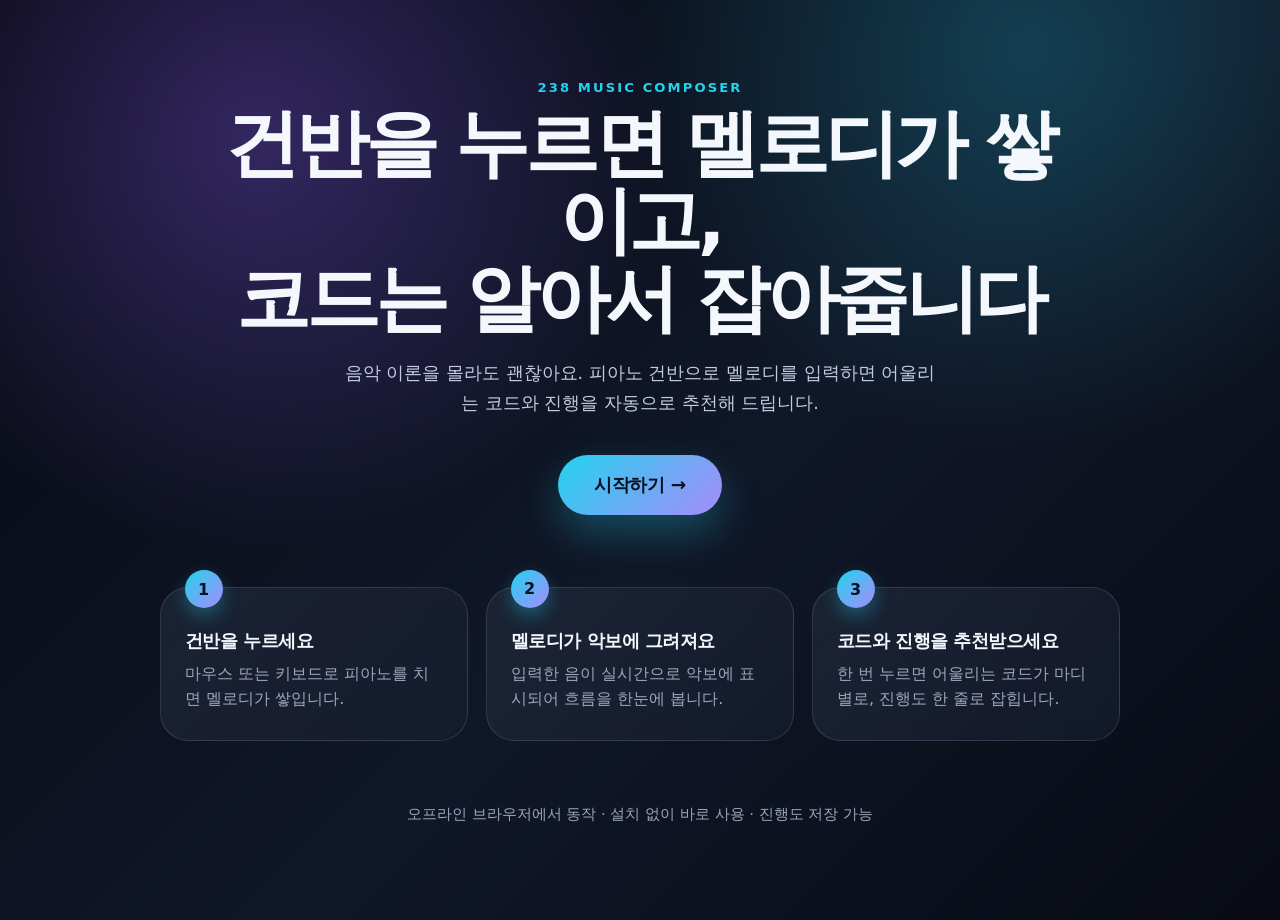
<file: index.html>
<!DOCTYPE html>
<html lang="ko">
<head>
  <meta charset="UTF-8" />
  <meta name="viewport" content="width=device-width, initial-scale=1.0" />
  <title>238 Music Composer - 건반으로 멜로디를, 코드는 AI가 추천</title>
  <link rel="stylesheet" href="css/css_main.css" />
  <link rel="stylesheet" href="css/css_components.css" />
  <link rel="stylesheet" href="css/css_responsive.css" />
  <link rel="stylesheet" href="css/css_landing.css" />
</head>
<body class="landing-body">
  <main class="landing-shell">
    <header class="landing-hero">
      <p class="eyebrow">238 Music Composer</p>
      <h1>건반을 누르면 멜로디가 쌓이고,<br />코드는 알아서 잡아줍니다</h1>
      <p class="landing-copy">
        음악 이론을 몰라도 괜찮아요. 피아노 건반으로 멜로디를 입력하면
        어울리는 코드와 진행을 자동으로 추천해 드립니다.
      </p>
      <a class="cta-button" href="html/html_composer.html">시작하기 →</a>
    </header>

    <section class="landing-steps" aria-label="사용 흐름">
      <article class="step-card">
        <span class="step-num">1</span>
        <h2>건반을 누르세요</h2>
        <p>마우스 또는 키보드로 피아노를 치면 멜로디가 쌓입니다.</p>
      </article>
      <article class="step-card">
        <span class="step-num">2</span>
        <h2>멜로디가 악보에 그려져요</h2>
        <p>입력한 음이 실시간으로 악보에 표시되어 흐름을 한눈에 봅니다.</p>
      </article>
      <article class="step-card">
        <span class="step-num">3</span>
        <h2>코드와 진행을 추천받으세요</h2>
        <p>한 번 누르면 어울리는 코드가 마디별로, 진행도 한 줄로 잡힙니다.</p>
      </article>
    </section>

    <footer class="landing-foot">
      <p>오프라인 브라우저에서 동작 · 설치 없이 바로 사용 · 진행도 저장 가능</p>
    </footer>
  </main>
</body>
</html>
</file>
<file: css/css_main.css>
:root {
  color-scheme: dark;
  --bg: #080b14;
  --bg-soft: #101728;
  --panel: rgba(18, 27, 46, 0.82);
  --panel-strong: #151f34;
  --text: #f4f7fb;
  --muted: #9aa7bd;
  --muted-strong: #c2cbe0;
  --line: rgba(255, 255, 255, 0.12);
  --accent: #8b5cf6;
  --accent-2: #22d3ee;
  --accent-3: #f59e0b;
  --good: #34d399;
  --danger: #fb7185;
  --shadow: 0 24px 80px rgba(0, 0, 0, 0.35);
  --radius-lg: 28px;
  --radius-md: 18px;
  --radius-sm: 12px;
  --font-sans: Inter, ui-sans-serif, system-ui, -apple-system, BlinkMacSystemFont, "Segoe UI", "Apple SD Gothic Neo", "Noto Sans KR", sans-serif;
  --font-mono: "SFMono-Regular", Consolas, "Liberation Mono", Menlo, monospace;
}

* {
  box-sizing: border-box;
}

html {
  min-height: 100%;
  background: var(--bg);
}

body {
  min-height: 100%;
  margin: 0;
  font-family: var(--font-sans);
  color: var(--text);
  background:
    radial-gradient(circle at 15% 10%, rgba(139, 92, 246, 0.28), transparent 30%),
    radial-gradient(circle at 85% 0%, rgba(34, 211, 238, 0.20), transparent 28%),
    linear-gradient(135deg, #070912 0%, #101728 55%, #080b14 100%);
}

button,
input,
textarea,
select {
  font: inherit;
}

button {
  border: 0;
  cursor: pointer;
}

button:disabled {
  cursor: not-allowed;
  opacity: 0.6;
}

code {
  padding: 0.15rem 0.35rem;
  border-radius: 0.5rem;
  font-family: var(--font-mono);
  font-size: 0.88em;
  color: #dbeafe;
  background: rgba(59, 130, 246, 0.16);
}

.muted {
  color: var(--muted);
  font-size: 0.9rem;
}

.app-shell {
  width: min(1180px, calc(100% - 32px));
  margin: 0 auto;
  padding: 32px 0 56px;
}

.hero {
  display: grid;
  grid-template-columns: minmax(0, 1fr) auto;
  gap: 24px;
  align-items: end;
  margin-bottom: 24px;
  padding: 34px;
  border: 1px solid var(--line);
  border-radius: var(--radius-lg);
  background: linear-gradient(135deg, rgba(18, 27, 46, 0.92), rgba(12, 18, 32, 0.72));
  box-shadow: var(--shadow);
  overflow: hidden;
  position: relative;
}

.hero::after {
  content: "";
  position: absolute;
  inset: auto -90px -130px auto;
  width: 280px;
  height: 280px;
  border-radius: 999px;
  background: rgba(34, 211, 238, 0.13);
  filter: blur(8px);
  pointer-events: none;
}

.eyebrow {
  margin: 0 0 10px;
  color: var(--accent-2);
  font-size: 0.82rem;
  font-weight: 800;
  letter-spacing: 0.16em;
  text-transform: uppercase;
}

h1,
h2,
h3,
p {
  margin-top: 0;
}

h1 {
  max-width: 820px;
  margin-bottom: 14px;
  font-size: clamp(2rem, 5vw, 3.6rem);
  line-height: 1.05;
  letter-spacing: -0.05em;
}

.hero-copy {
  max-width: 760px;
  margin-bottom: 0;
  color: var(--muted-strong);
  font-size: 1.02rem;
  line-height: 1.7;
}

.quick-stats {
  display: grid;
  grid-template-columns: repeat(3, minmax(82px, 1fr));
  gap: 12px;
  min-width: 310px;
}

.quick-stats div {
  padding: 18px 14px;
  border: 1px solid var(--line);
  border-radius: var(--radius-md);
  background: rgba(255, 255, 255, 0.06);
  text-align: center;
}

.quick-stats strong {
  display: block;
  margin-bottom: 6px;
  color: #ffffff;
  font-size: 1.55rem;
  letter-spacing: -0.03em;
}

.quick-stats span {
  color: var(--muted);
  font-size: 0.86rem;
}

.panel {
  margin-bottom: 20px;
  padding: 26px;
  border: 1px solid var(--line);
  border-radius: var(--radius-lg);
  background: var(--panel);
  box-shadow: 0 18px 60px rgba(0, 0, 0, 0.22);
  backdrop-filter: blur(16px);
}

.panel-header {
  display: flex;
  gap: 18px;
  align-items: flex-start;
  justify-content: space-between;
  margin-bottom: 20px;
}

.panel-header h2,
.guide-panel h2 {
  margin-bottom: 8px;
  font-size: 1.4rem;
  letter-spacing: -0.03em;
}

.panel-header p,
.guide-panel p {
  margin-bottom: 0;
  color: var(--muted);
  line-height: 1.6;
}

.action-row,
.result-actions {
  display: flex;
  flex-wrap: wrap;
  gap: 10px;
}
</file>
<file: css/css_components.css>
.primary-button,
.secondary-button,
.ghost-button {
  min-height: 44px;
  padding: 0 16px;
  border-radius: 999px;
  font-weight: 800;
  transition: transform 160ms ease, border-color 160ms ease, background 160ms ease;
}

.primary-button {
  color: #07111f;
  background: linear-gradient(135deg, var(--accent-2), #a78bfa);
  box-shadow: 0 14px 32px rgba(34, 211, 238, 0.20);
}

.secondary-button {
  color: var(--text);
  border: 1px solid rgba(255, 255, 255, 0.16);
  background: rgba(255, 255, 255, 0.08);
}

.ghost-button {
  color: var(--muted-strong);
  border: 1px solid var(--line);
  background: transparent;
}

.primary-button:hover,
.secondary-button:hover,
.ghost-button:hover {
  transform: translateY(-1px);
}

.primary-button:active,
.secondary-button:active,
.ghost-button:active {
  transform: translateY(0);
}

.field-label {
  display: block;
  margin-bottom: 10px;
  color: var(--muted-strong);
  font-weight: 800;
}

textarea,
input,
select {
  width: 100%;
  color: var(--text);
  border: 1px solid var(--line);
  border-radius: var(--radius-md);
  background: rgba(5, 9, 18, 0.55);
  outline: none;
}

textarea {
  min-height: 110px;
  padding: 14px;
  resize: vertical;
  font-family: var(--font-mono);
  font-size: 0.98rem;
  line-height: 1.6;
}

input,
select {
  min-height: 46px;
  padding: 0 14px;
}

textarea:focus,
input:focus,
select:focus {
  border-color: rgba(34, 211, 238, 0.65);
  box-shadow: 0 0 0 4px rgba(34, 211, 238, 0.12);
}

.control-grid {
  display: grid;
  grid-template-columns: repeat(4, minmax(0, 1fr));
  gap: 14px;
  margin-top: 18px;
}

.field label {
  display: block;
  margin-bottom: 8px;
  color: var(--muted);
  font-size: 0.9rem;
}

.input-helper {
  margin-top: 18px;
}

.helper-row {
  margin-top: 8px;
  color: var(--muted);
  font-size: 0.84rem;
}

.chord-grid {
  display: grid;
  grid-template-columns: repeat(auto-fit, minmax(220px, 1fr));
  gap: 14px;
  margin-top: 18px;
}

.chord-card {
  position: relative;
  min-height: 180px;
  padding: 18px;
  border: 1px solid var(--line);
  border-radius: var(--radius-lg);
  background:
    linear-gradient(135deg, rgba(255, 255, 255, 0.08), rgba(255, 255, 255, 0.03)),
    var(--panel-strong);
  overflow: hidden;
}

.chord-card::before {
  content: "";
  position: absolute;
  inset: 0;
  background: radial-gradient(circle at 20% 0%, rgba(139, 92, 246, 0.18), transparent 38%);
  pointer-events: none;
}

.chord-card header {
  display: flex;
  gap: 12px;
  align-items: flex-start;
  justify-content: space-between;
  position: relative;
}

.chord-name {
  margin-bottom: 4px;
  font-size: 1.85rem;
  font-weight: 900;
  letter-spacing: -0.05em;
}

.chord-meta {
  color: var(--muted);
  font-size: 0.9rem;
}

.badge {
  flex: none;
  padding: 6px 10px;
  border-radius: 999px;
  color: #06101d;
  background: var(--good);
  font-size: 0.82rem;
  font-weight: 900;
}

.badge.warn {
  background: var(--accent-3);
}

.badge.low {
  background: var(--danger);
}

.chord-notes,
.melody-notes,
.explanation {
  position: relative;
  margin-top: 12px;
}

.label {
  display: block;
  margin-bottom: 7px;
  color: var(--muted);
  font-size: 0.78rem;
  font-weight: 900;
  letter-spacing: 0.08em;
  text-transform: uppercase;
}

.note-list {
  display: flex;
  flex-wrap: wrap;
  gap: 7px;
}

.note-pill {
  padding: 6px 9px;
  border: 1px solid rgba(255, 255, 255, 0.12);
  border-radius: 999px;
  color: #e0f2fe;
  background: rgba(34, 211, 238, 0.10);
  font-family: var(--font-mono);
  font-size: 0.86rem;
}

.note-pill.match {
  border-color: rgba(52, 211, 153, 0.55);
  background: rgba(52, 211, 153, 0.14);
}

.note-pill.passing {
  border-color: rgba(245, 158, 11, 0.55);
  background: rgba(245, 158, 11, 0.12);
}

.explanation {
  color: var(--muted-strong);
  font-size: 0.92rem;
  line-height: 1.5;
}

.empty-state {
  padding: 28px;
  border: 1px dashed rgba(255, 255, 255, 0.18);
  border-radius: var(--radius-lg);
  color: var(--muted);
  text-align: center;
  background: rgba(255, 255, 255, 0.04);
}

.guide-grid {
  display: grid;
  grid-template-columns: repeat(4, minmax(0, 1fr));
  gap: 14px;
}

.guide-grid article {
  padding: 18px;
  border: 1px solid var(--line);
  border-radius: var(--radius-md);
  background: rgba(255, 255, 255, 0.055);
}

.guide-grid h3 {
  margin-bottom: 8px;
  font-size: 1rem;
}

.guide-grid p {
  font-size: 0.92rem;
}

.status-line {
  margin-top: 14px;
  color: var(--muted);
  line-height: 1.5;
}

.toast {
  position: fixed;
  bottom: 24px;
  left: 50%;
  z-index: 50;
  max-width: 360px;
  padding: 12px 18px;
  border: 1px solid var(--line);
  border-radius: 999px;
  color: var(--text);
  background: rgba(15, 23, 42, 0.92);
  box-shadow: 0 18px 40px rgba(0, 0, 0, 0.35);
  font-size: 0.92rem;
  text-align: center;
  opacity: 0;
  transform: translate(-50%, 12px);
  pointer-events: none;
  transition: opacity 200ms ease, transform 200ms ease;
}

.toast.show {
  opacity: 1;
  transform: translate(-50%, 0);
}
</file>
<file: css/css_responsive.css>
@media (max-width: 980px) {
  .hero,
  .panel-header {
    grid-template-columns: 1fr;
    flex-direction: column;
  }

  .quick-stats {
    min-width: 0;
  }

  .control-grid,
  .guide-grid {
    grid-template-columns: 1fr 1fr;
  }
}

@media (max-width: 620px) {
  .app-shell {
    width: min(100% - 20px, 1180px);
    padding-top: 16px;
  }

  .hero,
  .panel {
    padding: 20px;
    border-radius: 22px;
  }

  .quick-stats,
  .control-grid,
  .guide-grid {
    grid-template-columns: 1fr;
  }

  .action-row,
  .result-actions {
    width: 100%;
  }

  .primary-button,
  .secondary-button,
  .ghost-button {
    width: 100%;
  }
}
</file>
<file: css/css_landing.css>
.landing-body {
  background:
    radial-gradient(circle at 20% 15%, rgba(139, 92, 246, 0.32), transparent 32%),
    radial-gradient(circle at 80% 5%, rgba(34, 211, 238, 0.22), transparent 30%),
    linear-gradient(135deg, #070912 0%, #101728 55%, #080b14 100%);
}

.landing-shell {
  width: min(960px, calc(100% - 32px));
  margin: 0 auto;
  padding: 80px 0 96px;
  text-align: center;
}

.landing-hero {
  margin-bottom: 72px;
}

.landing-hero h1 {
  margin: 0 auto 22px;
  max-width: 880px;
  font-size: clamp(2.4rem, 6.5vw, 4.6rem);
  letter-spacing: -0.06em;
  line-height: 1.05;
}

.landing-copy {
  max-width: 600px;
  margin: 0 auto 36px;
  color: var(--muted-strong);
  font-size: 1.1rem;
  line-height: 1.7;
}

.cta-button {
  display: inline-flex;
  align-items: center;
  justify-content: center;
  min-height: 60px;
  padding: 0 36px;
  border-radius: 999px;
  color: #07111f;
  background: linear-gradient(135deg, var(--accent-2), #a78bfa);
  font-weight: 900;
  font-size: 1.15rem;
  letter-spacing: -0.02em;
  text-decoration: none;
  box-shadow: 0 18px 40px rgba(34, 211, 238, 0.28);
  transition: transform 160ms ease, box-shadow 160ms ease;
}

.cta-button:hover {
  transform: translateY(-2px);
  box-shadow: 0 22px 50px rgba(34, 211, 238, 0.32);
}

.cta-button:active {
  transform: translateY(0);
}

.landing-steps {
  display: grid;
  grid-template-columns: repeat(3, minmax(0, 1fr));
  gap: 18px;
}

.step-card {
  position: relative;
  padding: 28px 24px;
  border: 1px solid var(--line);
  border-radius: var(--radius-lg);
  background:
    linear-gradient(135deg, rgba(255, 255, 255, 0.06), rgba(255, 255, 255, 0.02)),
    rgba(15, 23, 42, 0.7);
  text-align: left;
  backdrop-filter: blur(14px);
}

.step-num {
  position: absolute;
  top: -18px;
  left: 24px;
  display: inline-flex;
  align-items: center;
  justify-content: center;
  width: 38px;
  height: 38px;
  border-radius: 999px;
  color: #07111f;
  background: linear-gradient(135deg, var(--accent-2), #a78bfa);
  font-weight: 900;
  font-size: 1rem;
  box-shadow: 0 8px 18px rgba(34, 211, 238, 0.32);
}

.step-card h2 {
  margin: 12px 0 8px;
  font-size: 1.15rem;
  letter-spacing: -0.03em;
}

.step-card p {
  margin: 0;
  color: var(--muted);
  line-height: 1.6;
}

.landing-foot {
  margin-top: 64px;
  color: var(--muted);
  font-size: 0.92rem;
}

.landing-foot p {
  margin: 0;
}

@media (max-width: 760px) {
  .landing-shell {
    padding: 48px 0 64px;
  }

  .landing-hero {
    margin-bottom: 48px;
  }

  .landing-steps {
    grid-template-columns: 1fr;
  }

  .cta-button {
    width: 100%;
  }
}
</file>
